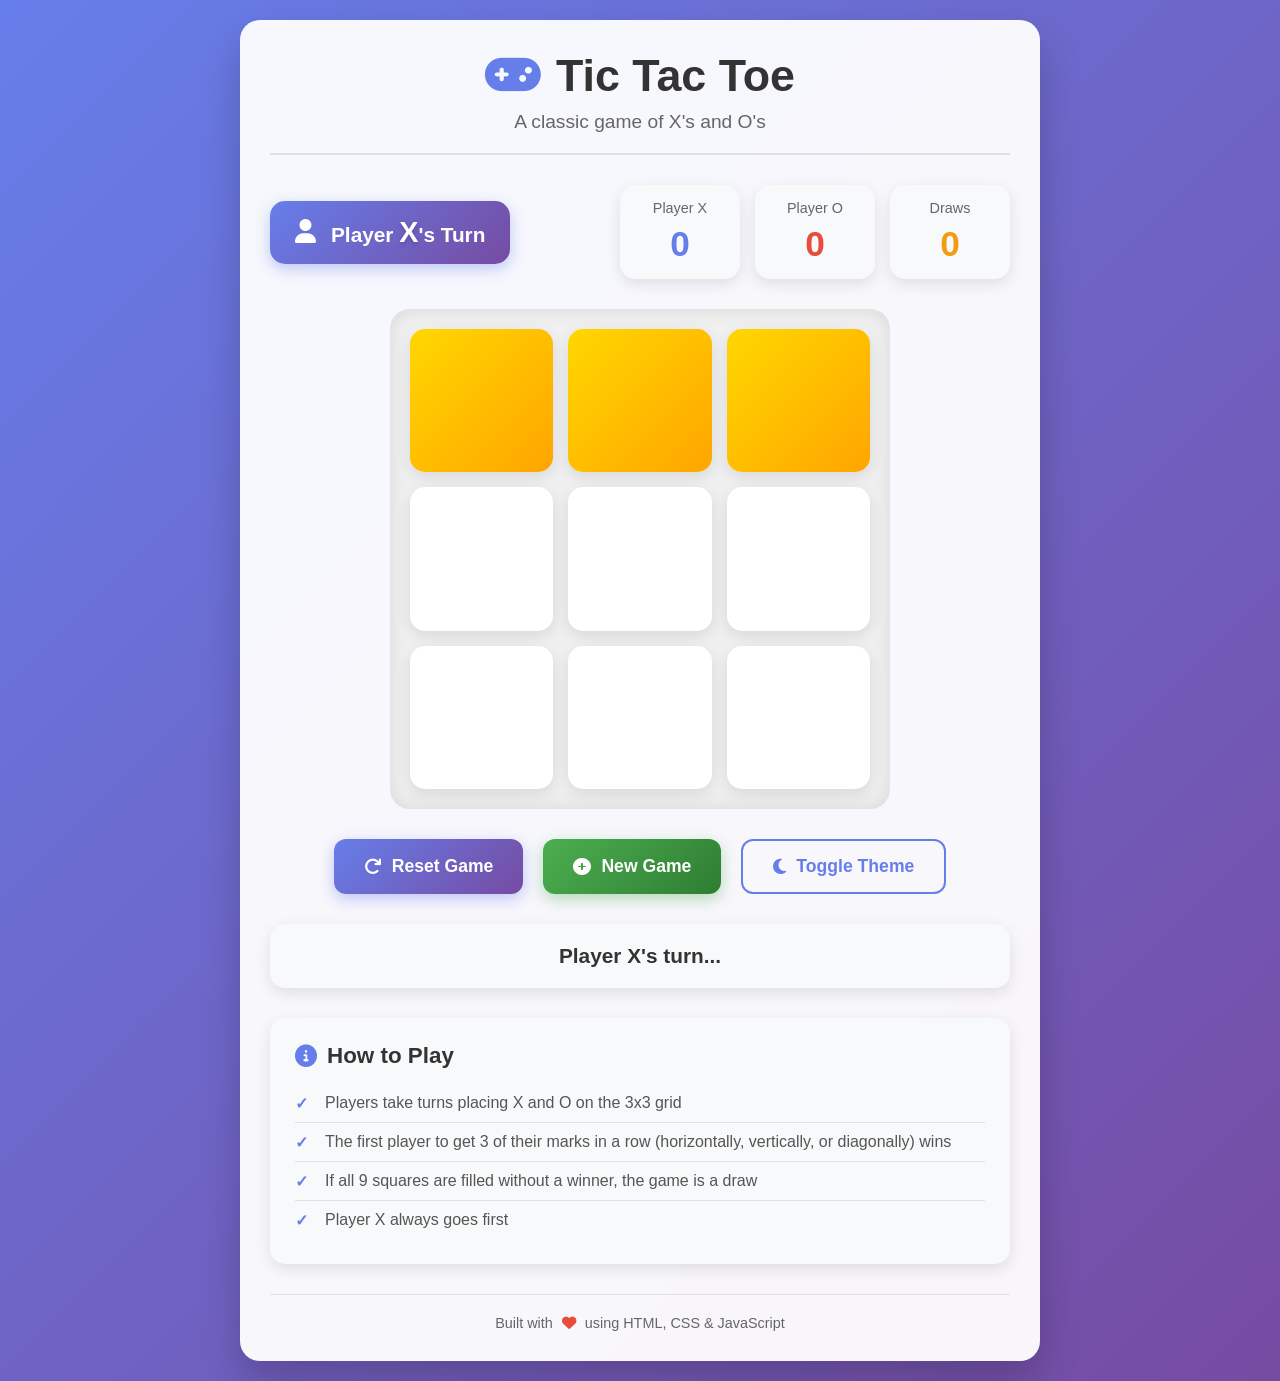
<file: index.html>
<!DOCTYPE html>
<html lang="en">
<head>
    <meta charset="UTF-8">
    <meta name="viewport" content="width=device-width, initial-scale=1.0">
    <title>Tic Tac Toe - Classic Game</title>
    <meta name="description" content="A modern, responsive Tic Tac Toe game with score tracking and theme toggle">
    <meta name="keywords" content="tic tac toe, game, javascript, html5, css3, puzzle">
    <meta name="author" content="Tic Tac Toe Game">
    <link rel="stylesheet" href="style.css">
    <link rel="stylesheet" href="https://cdnjs.cloudflare.com/ajax/libs/font-awesome/6.4.0/css/all.min.css">
    <link rel="icon" href="data:image/svg+xml,<svg xmlns=%22http://www.w3.org/2000/svg%22 viewBox=%220 0 100 100%22><text y=%22.9em%22 font-size=%2290%22>❌</text></svg>">
</head>
<body>
    <div class="container">
        <header>
            <h1><i class="fas fa-gamepad"></i> Tic Tac Toe</h1>
            <p class="subtitle">A classic game of X's and O's</p>
        </header>

        <main>
            <div class="game-info">
                <div class="player-turn" id="player-turn">
                    <span class="player-icon"><i class="fas fa-user"></i></span>
                    <span>Player <span id="current-player">X</span>'s Turn</span>
                </div>
                <div class="scoreboard">
                    <div class="score" id="score-x">
                        <span class="score-label">Player X</span>
                        <span class="score-value">0</span>
                    </div>
                    <div class="score" id="score-o">
                        <span class="score-label">Player O</span>
                        <span class="score-value">0</span>
                    </div>
                    <div class="score" id="score-draw">
                        <span class="score-label">Draws</span>
                        <span class="score-value">0</span>
                    </div>
                </div>
            </div>

            <div class="game-board" id="game-board">
                <!-- Game cells will be generated by JavaScript -->
            </div>

            <div class="controls">
                <button id="reset-btn" class="btn btn-primary">
                    <i class="fas fa-redo"></i> Reset Game
                </button>
                <button id="new-game-btn" class="btn btn-secondary">
                    <i class="fas fa-plus-circle"></i> New Game
                </button>
                <button id="theme-toggle" class="btn btn-outline">
                    <i class="fas fa-moon"></i> Toggle Theme
                </button>
            </div>

            <div class="game-status" id="game-status">
                Game in progress...
            </div>

            <div class="instructions">
                <h3><i class="fas fa-info-circle"></i> How to Play</h3>
                <ul>
                    <li>Players take turns placing X and O on the 3x3 grid</li>
                    <li>The first player to get 3 of their marks in a row (horizontally, vertically, or diagonally) wins</li>
                    <li>If all 9 squares are filled without a winner, the game is a draw</li>
                    <li>Player X always goes first</li>
                </ul>
            </div>
        </main>

        <footer>
            <p>Built with <i class="fas fa-heart"></i> using HTML, CSS & JavaScript</p>
        </footer>
    </div>

    <script src="script.js"></script>
</body>
</html>
</file>
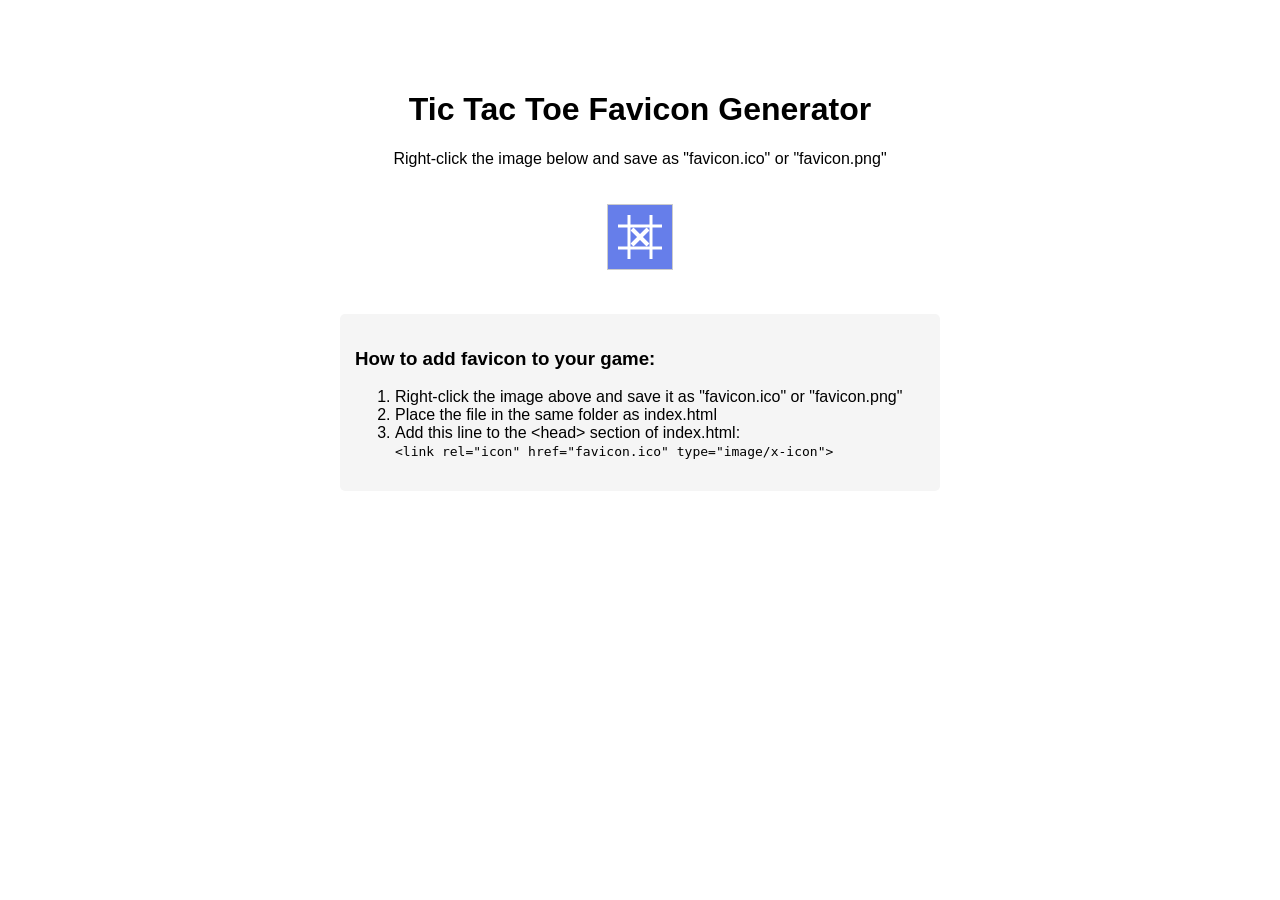
<file: favicon.html>
<!DOCTYPE html>
<html>
<head>
    <title>Generate Favicon</title>
    <style>
        body {
            font-family: Arial, sans-serif;
            max-width: 600px;
            margin: 50px auto;
            padding: 20px;
            text-align: center;
        }
        canvas {
            border: 1px solid #ccc;
            margin: 20px 0;
        }
        .instructions {
            text-align: left;
            background: #f5f5f5;
            padding: 15px;
            border-radius: 5px;
            margin: 20px 0;
        }
    </style>
</head>
<body>
    <h1>Tic Tac Toe Favicon Generator</h1>
    
    <p>Right-click the image below and save as "favicon.ico" or "favicon.png"</p>
    
    <canvas id="faviconCanvas" width="64" height="64"></canvas>
    
    <div class="instructions">
        <h3>How to add favicon to your game:</h3>
        <ol>
            <li>Right-click the image above and save it as "favicon.ico" or "favicon.png"</li>
            <li>Place the file in the same folder as index.html</li>
            <li>Add this line to the &lt;head&gt; section of index.html:<br>
                <code>&lt;link rel="icon" href="favicon.ico" type="image/x-icon"&gt;</code>
            </li>
        </ol>
    </div>
    
    <script>
        const canvas = document.getElementById('faviconCanvas');
        const ctx = canvas.getContext('2d');
        
        // Draw Tic Tac Toe board favicon
        ctx.fillStyle = '#667eea';
        ctx.fillRect(0, 0, 64, 64);
        
        // Draw grid
        ctx.strokeStyle = '#ffffff';
        ctx.lineWidth = 3;
        
        // Vertical lines
        ctx.beginPath();
        ctx.moveTo(21, 10);
        ctx.lineTo(21, 54);
        ctx.stroke();
        
        ctx.beginPath();
        ctx.moveTo(43, 10);
        ctx.lineTo(43, 54);
        ctx.stroke();
        
        // Horizontal lines
        ctx.beginPath();
        ctx.moveTo(10, 21);
        ctx.lineTo(54, 21);
        ctx.stroke();
        
        ctx.beginPath();
        ctx.moveTo(10, 43);
        ctx.lineTo(54, 43);
        ctx.stroke();
        
        // Draw X in center
        ctx.strokeStyle = '#ffffff';
        ctx.lineWidth = 4;
        
        ctx.beginPath();
        ctx.moveTo(32 - 8, 32 - 8);
        ctx.lineTo(32 + 8, 32 + 8);
        ctx.stroke();
        
        ctx.beginPath();
        ctx.moveTo(32 + 8, 32 - 8);
        ctx.lineTo(32 - 8, 32 + 8);
        ctx.stroke();
    </script>
</body>
</html>
</file>
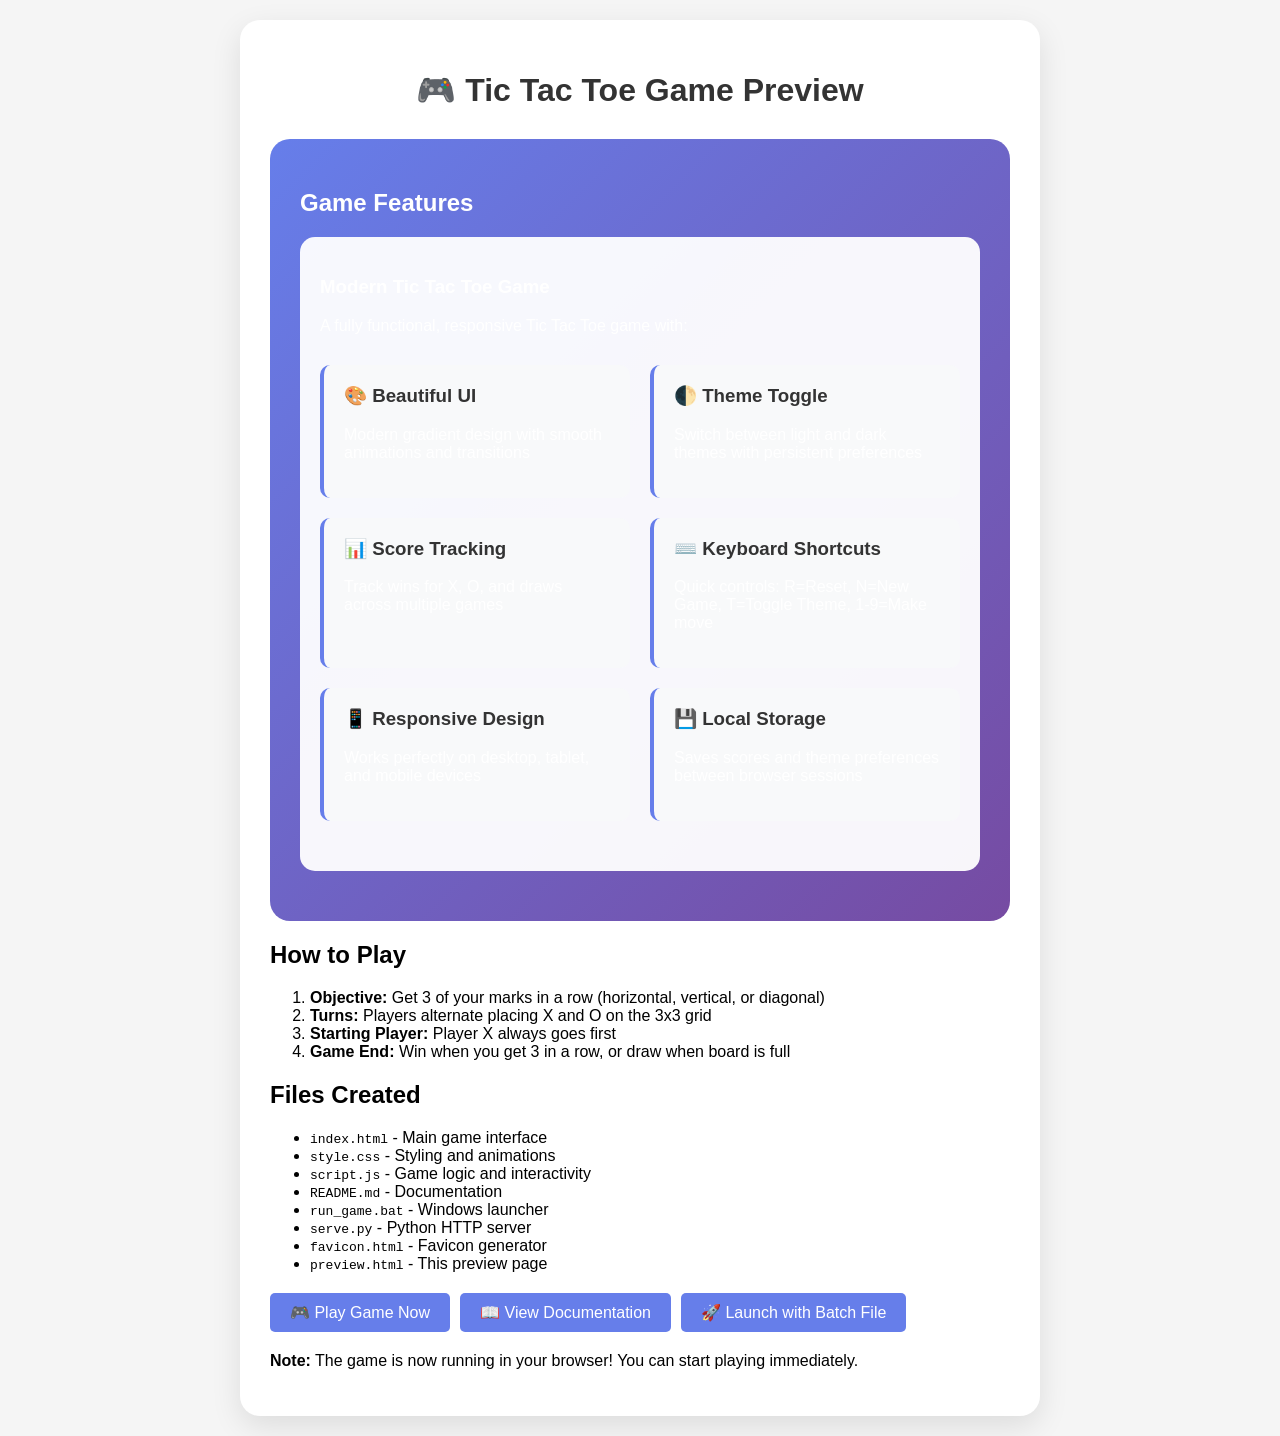
<file: preview.html>
<!DOCTYPE html>
<html>
<head>
    <title>Tic Tac Toe Preview</title>
    <style>
        body {
            font-family: Arial, sans-serif;
            max-width: 800px;
            margin: 0 auto;
            padding: 20px;
            background: #f5f5f5;
        }
        .preview-container {
            background: white;
            border-radius: 20px;
            padding: 30px;
            box-shadow: 0 10px 30px rgba(0,0,0,0.1);
        }
        h1 {
            color: #333;
            text-align: center;
            margin-bottom: 30px;
        }
        .screenshot {
            background: linear-gradient(135deg, #667eea 0%, #764ba2 100%);
            border-radius: 20px;
            padding: 30px;
            margin: 20px 0;
            color: white;
        }
        .game-preview {
            background: rgba(255,255,255,0.95);
            border-radius: 15px;
            padding: 20px;
            margin: 20px 0;
        }
        .features {
            display: grid;
            grid-template-columns: repeat(auto-fit, minmax(250px, 1fr));
            gap: 20px;
            margin: 30px 0;
        }
        .feature {
            background: #f8f9fa;
            padding: 20px;
            border-radius: 10px;
            border-left: 4px solid #667eea;
        }
        .feature h3 {
            margin-top: 0;
            color: #333;
        }
        .buttons {
            display: flex;
            gap: 10px;
            margin: 20px 0;
            flex-wrap: wrap;
        }
        .btn {
            padding: 10px 20px;
            background: #667eea;
            color: white;
            border: none;
            border-radius: 5px;
            cursor: pointer;
            text-decoration: none;
            display: inline-block;
        }
        .btn:hover {
            background: #764ba2;
        }
    </style>
</head>
<body>
    <div class="preview-container">
        <h1>🎮 Tic Tac Toe Game Preview</h1>
        
        <div class="screenshot">
            <h2>Game Features</h2>
            <div class="game-preview">
                <h3>Modern Tic Tac Toe Game</h3>
                <p>A fully functional, responsive Tic Tac Toe game with:</p>
                
                <div class="features">
                    <div class="feature">
                        <h3>🎨 Beautiful UI</h3>
                        <p>Modern gradient design with smooth animations and transitions</p>
                    </div>
                    <div class="feature">
                        <h3>🌓 Theme Toggle</h3>
                        <p>Switch between light and dark themes with persistent preferences</p>
                    </div>
                    <div class="feature">
                        <h3>📊 Score Tracking</h3>
                        <p>Track wins for X, O, and draws across multiple games</p>
                    </div>
                    <div class="feature">
                        <h3>⌨️ Keyboard Shortcuts</h3>
                        <p>Quick controls: R=Reset, N=New Game, T=Toggle Theme, 1-9=Make move</p>
                    </div>
                    <div class="feature">
                        <h3>📱 Responsive Design</h3>
                        <p>Works perfectly on desktop, tablet, and mobile devices</p>
                    </div>
                    <div class="feature">
                        <h3>💾 Local Storage</h3>
                        <p>Saves scores and theme preferences between browser sessions</p>
                    </div>
                </div>
            </div>
        </div>
        
        <h2>How to Play</h2>
        <ol>
            <li><strong>Objective:</strong> Get 3 of your marks in a row (horizontal, vertical, or diagonal)</li>
            <li><strong>Turns:</strong> Players alternate placing X and O on the 3x3 grid</li>
            <li><strong>Starting Player:</strong> Player X always goes first</li>
            <li><strong>Game End:</strong> Win when you get 3 in a row, or draw when board is full</li>
        </ol>
        
        <h2>Files Created</h2>
        <ul>
            <li><code>index.html</code> - Main game interface</li>
            <li><code>style.css</code> - Styling and animations</li>
            <li><code>script.js</code> - Game logic and interactivity</li>
            <li><code>README.md</code> - Documentation</li>
            <li><code>run_game.bat</code> - Windows launcher</li>
            <li><code>serve.py</code> - Python HTTP server</li>
            <li><code>favicon.html</code> - Favicon generator</li>
            <li><code>preview.html</code> - This preview page</li>
        </ul>
        
        <div class="buttons">
            <a href="index.html" class="btn">🎮 Play Game Now</a>
            <a href="README.md" class="btn">📖 View Documentation</a>
            <a href="run_game.bat" class="btn">🚀 Launch with Batch File</a>
        </div>
        
        <p><strong>Note:</strong> The game is now running in your browser! You can start playing immediately.</p>
    </div>
</body>
</html>
</file>
<file: style.css>
/* Reset and base styles */
* {
    margin: 0;
    padding: 0;
    box-sizing: border-box;
}

body {
    font-family: 'Segoe UI', Tahoma, Geneva, Verdana, sans-serif;
    background: linear-gradient(135deg, #667eea 0%, #764ba2 100%);
    min-height: 100vh;
    display: flex;
    justify-content: center;
    align-items: center;
    padding: 20px;
    transition: background 0.5s ease;
}

body.dark-theme {
    background: linear-gradient(135deg, #2c3e50 0%, #1a1a2e 100%);
}

.container {
    max-width: 800px;
    width: 100%;
    background-color: rgba(255, 255, 255, 0.95);
    border-radius: 20px;
    box-shadow: 0 20px 40px rgba(0, 0, 0, 0.2);
    padding: 30px;
    transition: all 0.3s ease;
}

.dark-theme .container {
    background-color: rgba(30, 30, 46, 0.95);
    color: #f0f0f0;
}

/* Header styles */
header {
    text-align: center;
    margin-bottom: 30px;
    padding-bottom: 20px;
    border-bottom: 2px solid #e0e0e0;
}

.dark-theme header {
    border-bottom-color: #444;
}

h1 {
    color: #333;
    font-size: 2.8rem;
    margin-bottom: 10px;
    display: flex;
    align-items: center;
    justify-content: center;
    gap: 15px;
}

.dark-theme h1 {
    color: #f0f0f0;
}

h1 i {
    color: #667eea;
}

.subtitle {
    color: #666;
    font-size: 1.2rem;
    font-weight: 300;
}

.dark-theme .subtitle {
    color: #aaa;
}

/* Game info styles */
.game-info {
    display: flex;
    justify-content: space-between;
    align-items: center;
    margin-bottom: 30px;
    flex-wrap: wrap;
    gap: 20px;
}

.player-turn {
    display: flex;
    align-items: center;
    gap: 15px;
    padding: 15px 25px;
    background: linear-gradient(135deg, #667eea 0%, #764ba2 100%);
    color: white;
    border-radius: 15px;
    font-size: 1.3rem;
    font-weight: 600;
    box-shadow: 0 5px 15px rgba(102, 126, 234, 0.4);
}

.player-icon {
    font-size: 1.5rem;
}

#current-player {
    font-size: 1.8rem;
    font-weight: 700;
    text-shadow: 0 2px 4px rgba(0, 0, 0, 0.2);
}

.scoreboard {
    display: flex;
    gap: 15px;
    flex-wrap: wrap;
}

.score {
    background-color: #f8f9fa;
    padding: 15px 25px;
    border-radius: 15px;
    text-align: center;
    min-width: 120px;
    box-shadow: 0 5px 15px rgba(0, 0, 0, 0.1);
    transition: transform 0.3s ease;
}

.dark-theme .score {
    background-color: #2a2a3e;
}

.score:hover {
    transform: translateY(-5px);
}

.score-label {
    display: block;
    font-size: 0.9rem;
    color: #666;
    margin-bottom: 8px;
    font-weight: 500;
}

.dark-theme .score-label {
    color: #aaa;
}

.score-value {
    display: block;
    font-size: 2.2rem;
    font-weight: 700;
    color: #333;
}

.dark-theme .score-value {
    color: #f0f0f0;
}

#score-x .score-value {
    color: #667eea;
}

#score-o .score-value {
    color: #e74c3c;
}

#score-draw .score-value {
    color: #f39c12;
}

/* Game board styles */
.game-board {
    display: grid;
    grid-template-columns: repeat(3, 1fr);
    grid-template-rows: repeat(3, 1fr);
    gap: 15px;
    margin: 0 auto 30px;
    max-width: 500px;
    aspect-ratio: 1;
    background-color: #f0f0f0;
    padding: 20px;
    border-radius: 20px;
    box-shadow: inset 0 0 20px rgba(0, 0, 0, 0.1);
}

.dark-theme .game-board {
    background-color: #2a2a3e;
}

.cell {
    background-color: white;
    border-radius: 15px;
    display: flex;
    justify-content: center;
    align-items: center;
    font-size: 4rem;
    font-weight: 700;
    cursor: pointer;
    transition: all 0.3s ease;
    box-shadow: 0 5px 15px rgba(0, 0, 0, 0.1);
    user-select: none;
}

.dark-theme .cell {
    background-color: #3a3a4e;
    color: #f0f0f0;
}

.cell:hover {
    transform: scale(1.05);
    box-shadow: 0 8px 20px rgba(0, 0, 0, 0.15);
}

.cell.x {
    color: #667eea;
    text-shadow: 0 0 10px rgba(102, 126, 234, 0.3);
}

.cell.o {
    color: #e74c3c;
    text-shadow: 0 0 10px rgba(231, 76, 60, 0.3);
}

.cell.winning {
    animation: pulse 1s infinite;
    background: linear-gradient(135deg, #ffd700 0%, #ffa500 100%);
    color: #333;
}

.dark-theme .cell.winning {
    background: linear-gradient(135deg, #ffd700 0%, #ffa500 100%);
    color: #333;
}

@keyframes pulse {
    0% { transform: scale(1); }
    50% { transform: scale(1.05); }
    100% { transform: scale(1); }
}

/* Controls styles */
.controls {
    display: flex;
    justify-content: center;
    gap: 20px;
    margin-bottom: 30px;
    flex-wrap: wrap;
}

.btn {
    padding: 15px 30px;
    border: none;
    border-radius: 12px;
    font-size: 1.1rem;
    font-weight: 600;
    cursor: pointer;
    display: flex;
    align-items: center;
    gap: 10px;
    transition: all 0.3s ease;
}

.btn-primary {
    background: linear-gradient(135deg, #667eea 0%, #764ba2 100%);
    color: white;
    box-shadow: 0 5px 15px rgba(102, 126, 234, 0.4);
}

.btn-primary:hover {
    transform: translateY(-3px);
    box-shadow: 0 8px 20px rgba(102, 126, 234, 0.6);
}

.btn-secondary {
    background: linear-gradient(135deg, #4CAF50 0%, #2E7D32 100%);
    color: white;
    box-shadow: 0 5px 15px rgba(76, 175, 80, 0.4);
}

.btn-secondary:hover {
    transform: translateY(-3px);
    box-shadow: 0 8px 20px rgba(76, 175, 80, 0.6);
}

.btn-outline {
    background: transparent;
    color: #667eea;
    border: 2px solid #667eea;
}

.dark-theme .btn-outline {
    color: #f0f0f0;
    border-color: #f0f0f0;
}

.btn-outline:hover {
    background-color: #667eea;
    color: white;
}

.dark-theme .btn-outline:hover {
    background-color: #f0f0f0;
    color: #333;
}

/* Game status styles */
.game-status {
    text-align: center;
    padding: 20px;
    background-color: #f8f9fa;
    border-radius: 15px;
    margin-bottom: 30px;
    font-size: 1.3rem;
    font-weight: 600;
    color: #333;
    box-shadow: 0 5px 15px rgba(0, 0, 0, 0.1);
    transition: all 0.3s ease;
}

.dark-theme .game-status {
    background-color: #2a2a3e;
    color: #f0f0f0;
}

.game-status.win {
    background: linear-gradient(135deg, #4CAF50 0%, #2E7D32 100%);
    color: white;
    animation: celebrate 2s ease;
}

.game-status.draw {
    background: linear-gradient(135deg, #f39c12 0%, #e67e22 100%);
    color: white;
}

@keyframes celebrate {
    0% { transform: scale(1); }
    25% { transform: scale(1.05); }
    50% { transform: scale(1); }
    75% { transform: scale(1.05); }
    100% { transform: scale(1); }
}

/* Instructions styles */
.instructions {
    background-color: #f8f9fa;
    border-radius: 15px;
    padding: 25px;
    margin-bottom: 30px;
    box-shadow: 0 5px 15px rgba(0, 0, 0, 0.1);
}

.dark-theme .instructions {
    background-color: #2a2a3e;
}

.instructions h3 {
    color: #333;
    margin-bottom: 15px;
    display: flex;
    align-items: center;
    gap: 10px;
    font-size: 1.4rem;
}

.dark-theme .instructions h3 {
    color: #f0f0f0;
}

.instructions h3 i {
    color: #667eea;
}

.instructions ul {
    list-style-type: none;
    padding-left: 0;
}

.instructions li {
    padding: 10px 0;
    padding-left: 30px;
    position: relative;
    color: #555;
    border-bottom: 1px solid #e0e0e0;
}

.dark-theme .instructions li {
    color: #ccc;
    border-bottom-color: #444;
}

.instructions li:last-child {
    border-bottom: none;
}

.instructions li:before {
    content: "✓";
    position: absolute;
    left: 0;
    color: #667eea;
    font-weight: bold;
}

/* Footer styles */
footer {
    text-align: center;
    padding-top: 20px;
    border-top: 1px solid #e0e0e0;
    color: #666;
    font-size: 0.9rem;
}

.dark-theme footer {
    border-top-color: #444;
    color: #aaa;
}

footer i {
    color: #e74c3c;
    margin: 0 5px;
}

/* Responsive styles */
@media (max-width: 768px) {
    .container {
        padding: 20px;
    }
    
    h1 {
        font-size: 2.2rem;
    }
    
    .game-info {
        flex-direction: column;
        align-items: stretch;
    }
    
    .player-turn {
        justify-content: center;
    }
    
    .scoreboard {
        justify-content: center;
    }
    
    .score {
        min-width: 100px;
    }
    
    .game-board {
        gap: 10px;
        padding: 15px;
    }
    
    .cell {
        font-size: 3rem;
    }
    
    .controls {
        flex-direction: column;
        align-items: center;
    }
    
    .btn {
        width: 100%;
        max-width: 300px;
        justify-content: center;
    }
}

@media (max-width: 480px) {
    h1 {
        font-size: 1.8rem;
    }
    
    .cell {
        font-size: 2.5rem;
    }
    
    .score {
        min-width: 80px;
        padding: 12px 20px;
    }
    
    .score-value {
        font-size: 1.8rem;
    }
}
</file>
